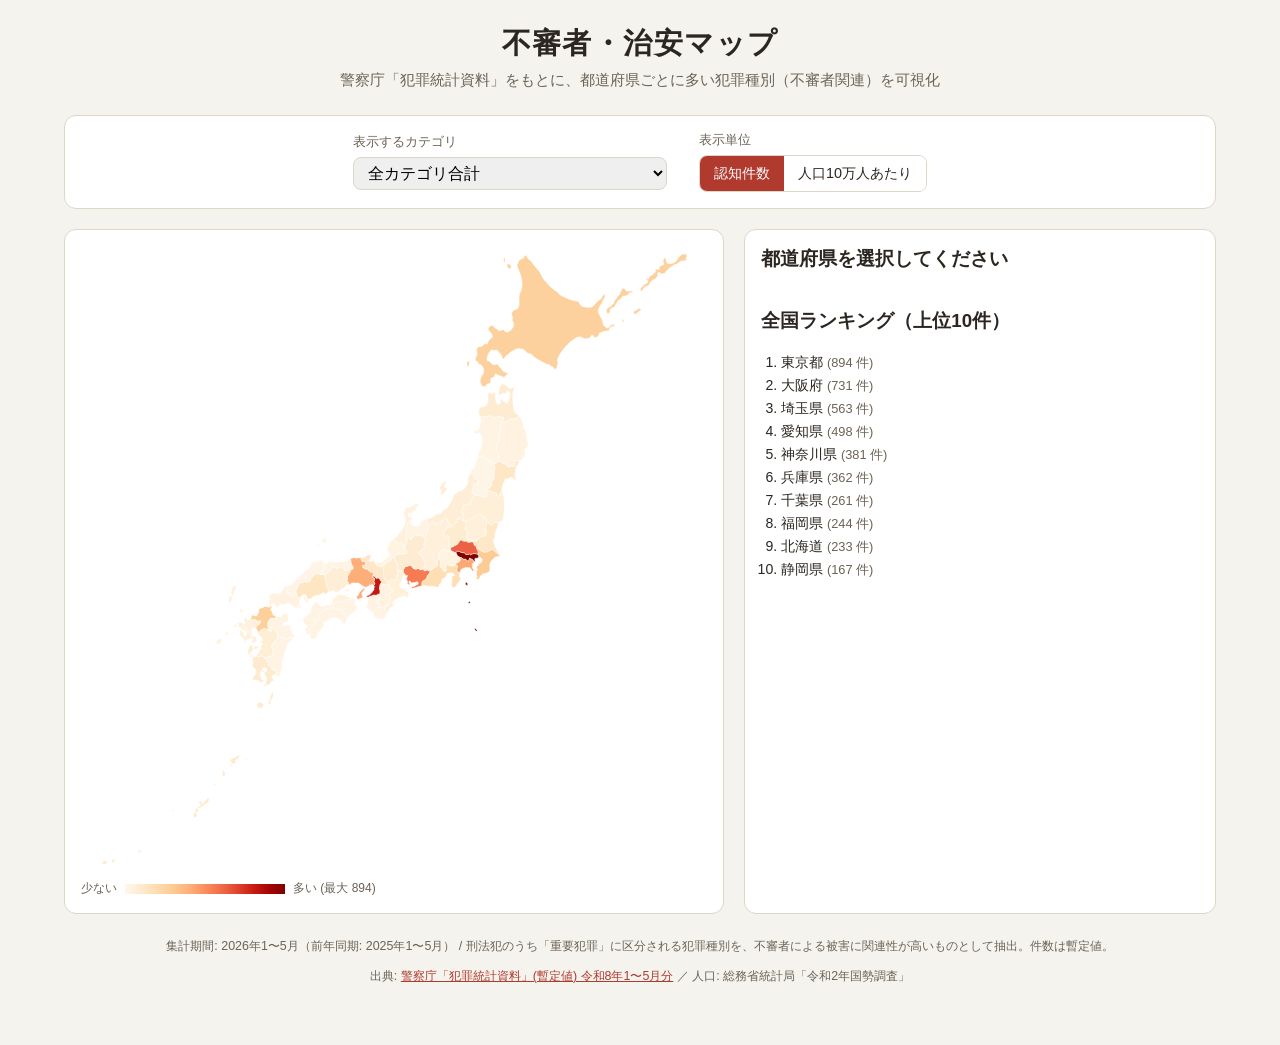
<file: index.html>
<!DOCTYPE html>
<html lang="ja">
<head>
<meta charset="UTF-8">
<meta name="viewport" content="width=device-width, initial-scale=1.0">
<title>不審者・治安マップ - 都道府県別 犯罪種別統計</title>
<link rel="stylesheet" href="web/style.css">
</head>
<body>
<header>
  <h1>不審者・治安マップ</h1>
  <p class="subtitle">警察庁「犯罪統計資料」をもとに、都道府県ごとに多い犯罪種別（不審者関連）を可視化</p>
</header>

<main>
  <section class="controls">
    <div class="control-group">
      <label for="category-select">表示するカテゴリ</label>
      <select id="category-select">
        <option value="__total__">全カテゴリ合計</option>
      </select>
    </div>
    <div class="control-group">
      <label>表示単位</label>
      <div class="toggle">
        <button id="mode-count" class="active" data-mode="count">認知件数</button>
        <button id="mode-rate" data-mode="rate">人口10万人あたり</button>
      </div>
    </div>
  </section>

  <section class="content">
    <div class="map-panel">
      <svg id="map" viewBox="0 0 800 800" preserveAspectRatio="xMidYMid meet"></svg>
      <div id="tooltip" class="tooltip hidden"></div>
      <div id="legend" class="legend"></div>
    </div>

    <div class="detail-panel">
      <h2 id="detail-title">都道府県を選択してください</h2>
      <div id="detail-population" class="detail-population"></div>
      <div id="detail-chart" class="detail-chart"></div>
      <h3>全国ランキング（上位10件）</h3>
      <ol id="ranking-list" class="ranking-list"></ol>
    </div>
  </section>

  <footer>
    <p id="meta-note"></p>
    <p>出典: <a id="source-link" href="#" target="_blank" rel="noopener">警察庁 犯罪統計資料（e-Stat）</a> ／ 人口: 総務省統計局「令和2年国勢調査」</p>
  </footer>
</main>

<script src="web/vendor/d3.v7.min.js"></script>
<script src="web/app.js"></script>
</body>
</html>
</file>
<file: web/style.css>
:root {
  --bg: #f5f3ee;
  --panel: #ffffff;
  --ink: #2b2620;
  --accent: #b03a2e;
  --accent-soft: #e8c4bd;
  --border: #ddd6c9;
  font-family: "Hiragino Sans", "Noto Sans JP", "Helvetica Neue", Arial, sans-serif;
}

* { box-sizing: border-box; }

body {
  margin: 0;
  background: var(--bg);
  color: var(--ink);
}

header {
  padding: 24px 32px 8px;
  text-align: center;
}

header h1 {
  margin: 0;
  font-size: 1.8rem;
  letter-spacing: 0.05em;
}

.subtitle {
  margin: 6px 0 0;
  color: #6b6356;
  font-size: 0.95rem;
}

main {
  max-width: 1200px;
  margin: 0 auto;
  padding: 16px 24px 48px;
}

.controls {
  display: flex;
  gap: 32px;
  justify-content: center;
  align-items: center;
  flex-wrap: wrap;
  margin-bottom: 20px;
  padding: 16px;
  background: var(--panel);
  border: 1px solid var(--border);
  border-radius: 12px;
}

.control-group {
  display: flex;
  flex-direction: column;
  gap: 6px;
}

.control-group label {
  font-size: 0.8rem;
  color: #6b6356;
}

#category-select {
  font-size: 1rem;
  padding: 6px 10px;
  border-radius: 8px;
  border: 1px solid var(--border);
  min-width: 240px;
}

.toggle {
  display: flex;
  border: 1px solid var(--border);
  border-radius: 8px;
  overflow: hidden;
}

.toggle button {
  border: none;
  background: var(--panel);
  padding: 8px 14px;
  cursor: pointer;
  font-size: 0.9rem;
  color: var(--ink);
}

.toggle button.active {
  background: var(--accent);
  color: white;
}

.content {
  display: grid;
  grid-template-columns: 1.4fr 1fr;
  gap: 20px;
}

@media (max-width: 860px) {
  .content { grid-template-columns: 1fr; }
}

.map-panel, .detail-panel {
  background: var(--panel);
  border: 1px solid var(--border);
  border-radius: 12px;
  padding: 16px;
  position: relative;
}

#map {
  width: 100%;
  height: auto;
  display: block;
}

.prefecture {
  stroke: #fff;
  stroke-width: 0.6;
  cursor: pointer;
  transition: opacity 0.15s;
}

.prefecture:hover {
  opacity: 0.8;
  stroke: var(--ink);
  stroke-width: 1.4;
}

.prefecture.selected {
  stroke: var(--ink);
  stroke-width: 2;
}

.tooltip {
  position: absolute;
  pointer-events: none;
  background: rgba(40, 35, 28, 0.92);
  color: white;
  padding: 8px 12px;
  border-radius: 8px;
  font-size: 0.85rem;
  line-height: 1.4;
  max-width: 220px;
  z-index: 10;
}

.tooltip.hidden { display: none; }

.legend {
  display: flex;
  align-items: center;
  gap: 8px;
  margin-top: 8px;
  font-size: 0.75rem;
  color: #6b6356;
}

.legend-gradient {
  width: 160px;
  height: 10px;
  border-radius: 5px;
}

.detail-panel h2 {
  margin-top: 0;
  font-size: 1.2rem;
}

.detail-population {
  font-size: 0.85rem;
  color: #6b6356;
  margin-bottom: 12px;
}

.detail-chart {
  display: flex;
  flex-direction: column;
  gap: 8px;
  margin-bottom: 20px;
}

.bar-row {
  display: grid;
  grid-template-columns: 150px 1fr 60px;
  align-items: center;
  gap: 8px;
  font-size: 0.82rem;
}

.bar-track {
  background: #f0ece2;
  border-radius: 4px;
  height: 14px;
  overflow: hidden;
}

.bar-fill {
  height: 100%;
  background: var(--accent);
  border-radius: 4px;
}

.ranking-list {
  margin: 0;
  padding-left: 1.4em;
  font-size: 0.88rem;
}

.ranking-list li {
  margin-bottom: 4px;
  cursor: pointer;
}

.ranking-list li:hover {
  color: var(--accent);
}

.ranking-list .rank-value {
  color: #6b6356;
  font-size: 0.8rem;
}

footer {
  margin-top: 24px;
  text-align: center;
  font-size: 0.78rem;
  color: #6b6356;
}

footer a {
  color: var(--accent);
}
</file>
